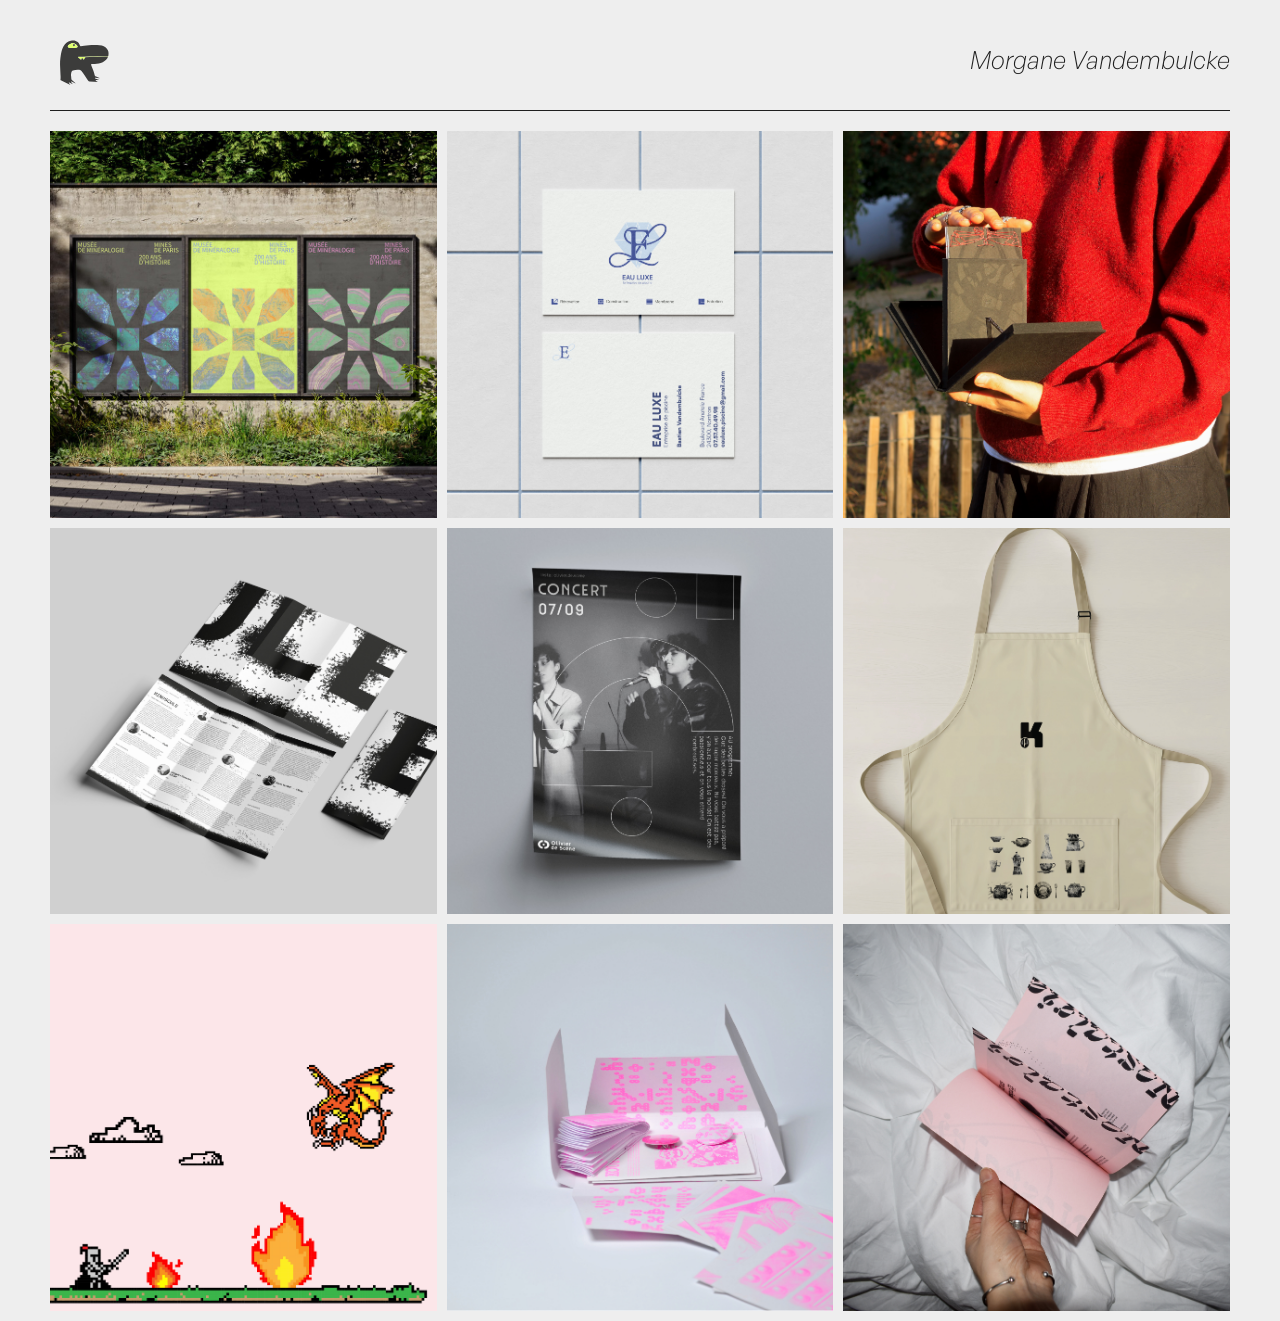
<file: index.html>
<!DOCTYPE html>
<html lang="fr">
<head>
    <meta charset="UTF-8">
    <meta name="viewport" content="width=device-width, initial-scale=1.0">
    <title>Portfolio-Morganevdbk</title>
    <link rel="shortcut icon" href="img/logo2.svg">
    <link rel="stylesheet" href="style.css">
<body> 
    <header class="header">
        <div class="logo">
                
                <a class="logo" href="index.html"><img src="img/logo2.svg"></a>
        </div>
        <div>
            <a class="nom" href="about.html">Morgane Vandembulcke</a>
        </div>
    </header>
     <div>
        <main class="grid">
            <a class="item-grid" href="musee-mineralogie.html">
                <img src="img/musee/musee-de-mineralogie.jpg" alt="Musée de minéralogie" width="200">
                <h2>Musée de minéralogie</h2>
            </a>
            <a class="item-grid" href="eau-luxe.html">
                <img src="img/eauluxe/image.jpg" alt="Eau Luxe" width="200">
                <h2>Eau Luxe</h2>
            </a>
             <a class="item-grid" href="reliure.html">
                <img src="img/reliure/image.jpg" alt="Reliure" width="200">
                <h2>Reliure</h2>
            </a>
            <a class="item-grid" href="minuscule.html">
                <img src="img/minuscule/image.jpg" alt="minuscule" width="200">
                <h2>minuscule</h2>
            </a>
             <a class="item-grid" href="ods.html">
                <img src="img/ods/image.jpg" alt="Olivier De Scène" width="200">
                <h2>Olivier De Scène</h2>
            </a>
            <a class="item-grid" href="kabane-cafe.html">
                <img src="img/kabanecafe/image.jpg" alt="Kabane Café" width="200">
                <h2>Kabane café</h2>
            </a>
            <a class="item-grid" href="sauce-tabasco.html">
                <img src="img/sauce/image.jpg" alt="Sauce Tabasco" width="200">
                <h2>Sauce tabasco</h2>
            </a>
            <a class="item-grid" href="futur-zine-riso.html">
                <img src="img/workshopriso/image.jpg" alt="Futur Zine" width="200">
                <h2>Futur zine</h2>
            </a>
             <a class="item-grid" href="nostalgie.html">
                <img src="img/nostalgie/image.jpg" alt="nostalgie" width="200">
                <h2>minuscule</h2>
            </a>
        </main>
    </div>
</body>
</head> 
</html>
</file>
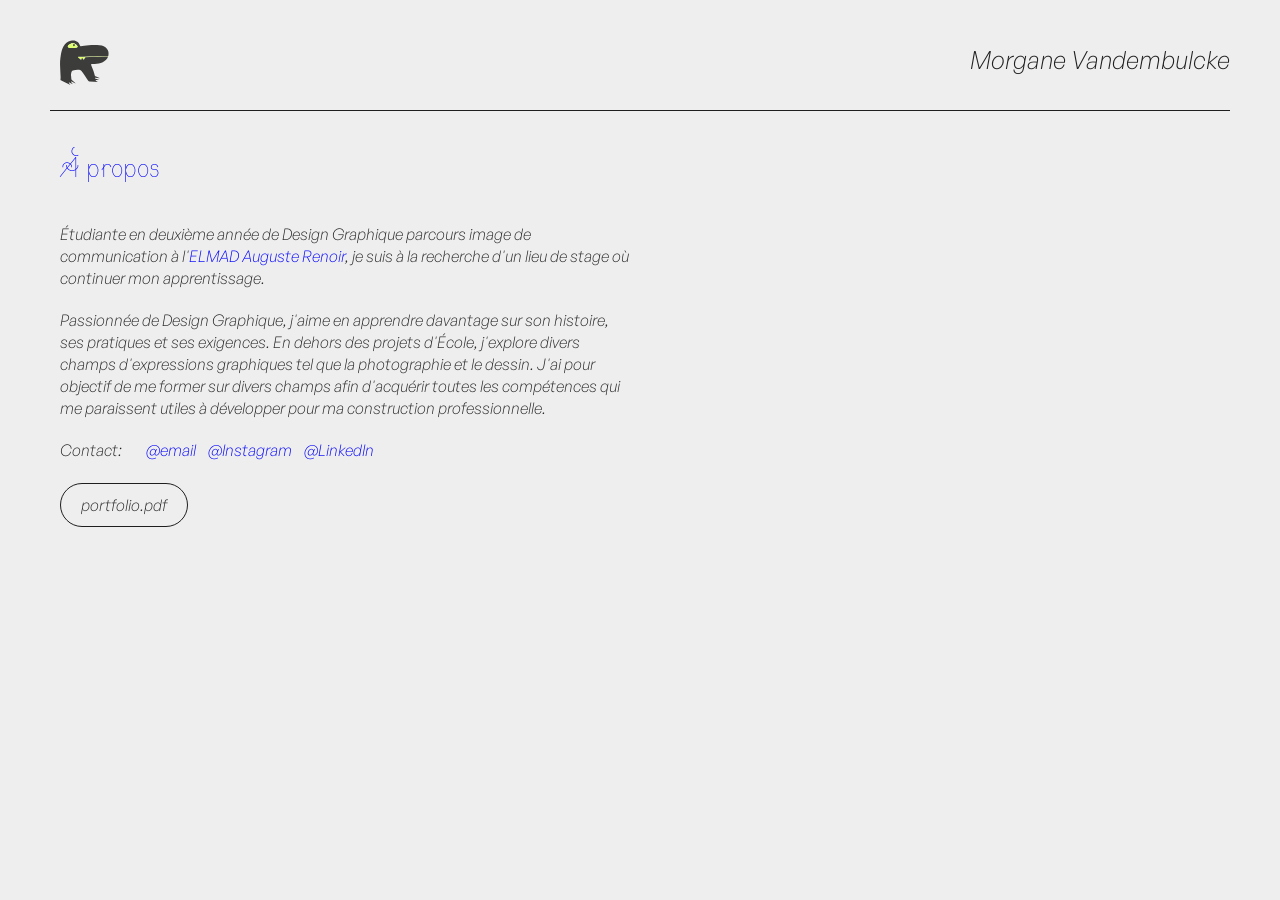
<file: about.html>
<!DOCTYPE html>
<html lang="fr">
<head>
    <meta charset="UTF-8">
    <meta name="viewport" content="width=device-width, initial-scale=1.0">
    <title>About</title>
    <link rel="stylesheet" href="style.css"> 
</head>
<body>
    <header class="header">
        <div class="logo">
                
                <a class="logo" href="index.html"><img src="img/logo2.svg"></a>
        </div>
        <div>
            <a class="nom" href="about.html">Morgane Vandembulcke</a>
        </div>
    </header>
    <div class="grid-apropos">
        <h2>À propos</h2>
    </div>
    <div class="grid-apropos">
        <p>Étudiante en deuxième année de Design Graphique parcours image de communication à l'<a href="https://ecole-lycee-renoir-paris.fr/">ELMAD Auguste Renoir</a>, je suis à la recherche d'un lieu de stage où continuer mon apprentissage.</p>
        <br>
        <p>Passionnée de Design Graphique, j'aime en apprendre davantage sur son histoire, ses pratiques et ses exigences. En dehors des projets d'École, j'explore divers champs d'expressions graphiques tel que la photographie et le dessin. J'ai pour objectif de me former sur divers champs afin d'acquérir toutes les compétences qui me paraissent utiles à développer pour ma construction professionnelle.</p>
    </div>
    <div class="grid-contact">
        <p>Contact:</p>
        <br>
        <a class="contact" href="mailto:morgane.vandembulcke@gmail.com">@email</a>
        <a class="contact" href="https://www.instagram.com/morgane.jpeg/">@Instagram</a>
        <a class="contact" href="https://www.linkedin.com/in/morgane-vandembulcke/">@LinkedIn</a>
    </div>
    <br>
    <div>
        <nav>
            <a class="button" href="img/VANDEMBULCKE_Morgane_portfolio.pdf">portfolio.pdf</a>
        </nav>
    </div>
</body>
</file>
<file: style.css>
body{
    background: #eeeeee;
    color:rgb(31, 31, 31);
    font-family: 'general-sans', sans-serif;
    font-weight: 100;
    max-width:1200px;
    margin:0 auto;
}

header{
    display: flex;
    grid-template-columns: auto;
    justify-content: space-between;
    align-items: center;
    border-bottom: 1px solid rgb(31, 31, 31);
    padding-bottom: 20px;
    margin: 20px;
    margin-bottom: 0;
}

header h1{
    text-align:left;
    font-family:'general-sans', sans-serif;
    font-size: 20px;
    font-weight: 300;
    color:rgb(31, 31, 31);
}

header p{
    text-align:left;
    font-family:'general-sans', sans-serif;
    font-size: 10px;
    color:rgb(32, 32, 32);
}

header span{
    font-family:'general-sans', sans-serif;
    font-size: 20px;
    font-weight: 300;
    font-style: italic;
    color:rgb(32, 32, 32);
}

nav{
    display: flex;
    justify-content: flex-start;
    gap: 10px
}

@media (min-width: 498px){
    header{
        grid-template-columns: 1fr 1fr 1fr;
        align-items: center;
        padding: 0px;
        margin: 10px;
        height: 100px;
    }
    .nav{
        justify-content: flex-end;
        margin: auto;
    }
    h2{
        font-size: 30px;
    }
    h2 span{
        font-size: 16px;
    }
    p{
        font-size: 16px;
    }
    a{
        font-size: 16px;
    }
    .grid-contact{
        font-size: 16px
    }
    .grid-apropos h2{
        font-size: 25px;
    }
}

h2{
    text-align:left;
    font-family:'CirrusCumulus';
    font-size: 25px;
    font-weight: 300;
    color:blue;
}

h2 span{
    text-align:left;
    font-family:'general-sans', sans-serif;
    font-style: italic;
    font-size: 16px;
    font-weight: 300;
    color: rgb(31, 31, 31);
}

.nom{
    align-items: center;
    text-align: left;
    font-family:'general-sans', sans-serif;
    font-weight: lighter;
    color: rgb(31, 31, 31);
    font-size: 20px;
}

.nom:hover{
    text-align: left;
    font-style: italic;
    color: blue;
    transition: all 0.3s ease;
}

.nom p{
    font-size: 25px;
}

@media (min-width: 498px){
    .nom{
        font-size: 25px;
    }
    .grid-apropos a{
        font-size: 16px;
    }   
}

p{
    text-align: left;
    font-family: 'general-sans', sans-serif;
    font-weight: 100;
    font-size: 16px;
    margin: 0;
}

p span{
    text-align:left;
    font-family:'general-sans', sans-serif;
    font-size: 16px;
    color:blue
}

a{
    font-family:'general-sans', sans-serif;
    font-size: 16px;
    text-decoration: none;
    color: blue;
}

.contact{
    text-align: left;
    font-family: 'general-sans', sans-serif;
    font-weight: 300;
    color: blue;
}

.contact p{
    font-size: 12px;
}

.grid-contact{
    display: flex;
    grid-template-columns: 1fr;
    justify-content: flex-start;
    gap: 12px;
    margin-left: 20px;
}

.alert{
    text-align:left;
    font-family:'general-sans', sans-serif;
    font-size: 12px;
    color:rgb(0, 89, 255);
}

img{
    width:100%;
    height: auto;
    display:block;
}

.logo{
    width: 40px;
    height:40px;
    align-items: center;
}

@media (min-width: 498px){
    .logo{
        width: 65px;
        height:65px;
    }
}

.grid{
    display: grid;
    grid-template-columns: 1fr;
    padding: 10px;
}

.grid-titrage{
    display: grid;
    grid-template-columns: 1fr 1fr;
    justify-content: space-between;
    gap: 10px;
    padding: 10px;
}

.grid-resume{
    display: grid;
    grid-template-columns: 1fr;
    gap: 10px;
    padding: 10px;
}

.grid-apropos{
    display: grid;
    grid-template-columns: 1fr;
    justify-content: space-between;
    gap: 20px;
    margin: 20px;
}

.grid-apropos img{
    display: grid;
    padding-left: 10px;
    align-items: baseline;
}

.grid-apropos h2{
    font-size: 30;
}

.grid-apropos p{
    font-size: 12px;
}

@media (min-width: 498px){
    .grid{
        grid-template-columns: 1fr 1fr 1fr;
        gap: 10px;
        padding: 10px;
    }

    .grid-resume{
        grid-template-columns: repeat(3, 1fr);
        margin-bottom: 30px;
    }

    .grid-apropos{
        grid-template-columns: 1fr 1fr;
        justify-content: space-between;
    }

    .grid-apropos p{
        font-size: 16px;
    }

    .grid-apropos a{
        font-size: 16px
    }

    .grid-apropos h2{
    font-size: 20;
    }

    .grid-titrage{
        grid-template-columns: 1fr;
    }
}


.button{
    background: #eeeeee;
    color: rgb(31, 31, 31);;
    text-decoration: none;
    border: 1px solid rgb(31, 31, 31);
    padding: 4px 14px;
    border-radius: 20px;
    transition: all 0.3s ease;
    font-size: 12px;
    margin-left: 20px;
}

.button:hover{
    background: blue;
    color: #eeeeee;
    font-style: italic;
}

@media (min-width: 498px){
    .button{
        padding: 10px 20px;
        border-radius: 30px;
        font-size: 16px;
    }
}

.item-grid{
    display: grid;
    padding: 10px;
}
.item-grid img,
.item-grid h2{
    grid-column: 1/-1;
    grid-row: 1/-1;
}

.item-grid h2{
    color:#eeeeee;
    background: #0000ff6a;
    margin: 0;
    opacity:0;
    transition: .4s;
    display: grid;
    align-items:center;
    justify-items: center;
}

.item-grid:hover h2{
    opacity:1;
}

@media (min-width: 498px){
    .item-grid{
        padding: 0px;
    }
}

footer{
    text-align: justify;
    font-family:'general-sans', sans-serif;
    font-size: 100px;
}

.galerie {
    display: grid;
    grid-template-columns: repeat(3, 1fr);
    gap: 10px;
    margin: 10px
}

.galerie img {
    width: 100%;
    height: 250px;
    object-fit: cover;
    cursor: pointer;
    border-radius: 8px;
    transition: transforme 0.3s;
}

.galerie img:hover {
    transform: scale(1.03);
}

.lightbox {
    display: none;
    position:fixed;
    inset: 0;
    background: rgb(0, 0, 0, 0.7);
    z-index: 9999;
    justify-content: center;
    align-items: center;
}

.lightbox.active {
    display: flex;
}

#photoAgrandie {
    max-width: 85%;
    max-height: 85vh;
    object-fit: contain;
    border-radius: 4px;
}

.lightbox button {
    position: absolute;
    background: none;
    border: none;
    color: #000000;
    font-size: 45px;
    cursor: pointer;
    padding: 10px;
    transition: color 0.2s;
}

.lightbox .button:hover {
    color: black;
}

.fermer{
    top: 15px;
    right: 25px;
}

.precedent {
    left: 15px;
}

.suivant {
    right: 15px;
}

.compteur{
    position:absolute;
    bottom: 20px;
    color: black;
    font-size: 16px;
}

@media (max-width: 768px){
    .galerie{
        grid-template-columns: repeat(2, 1fr);
        gap: 8px;
    }
    .galerie img{
        height: 160px;
    }
    #photoAgrandie{
        max-width: 95%;
        max-height: 80vh;
    }
    .lightbox button{
        font-size: 32px;
    }
    .precedent{
        left: 0;
    }
    .suivant{
        right: 0;
    }
}

@font-face{
    font-family: 'general-sans';
    font-weight: light;
    src: url('fonts/GeneralSans/fonts/GeneralSans-Light.woff2') format('truetype');
}
@font-face{
    font-family: 'general-sans';
    font-weight: italic;
    src: url('fonts/GeneralSans/fonts/GeneralSans-LightItalic.woff2') format('truetype');
}

@font-face{
    font-family:'CirrusCumulus';
    src: url('fonts/CirrusCumulus/fonts/CirrusCumulus.woff') format('truetype');
}
</file>
